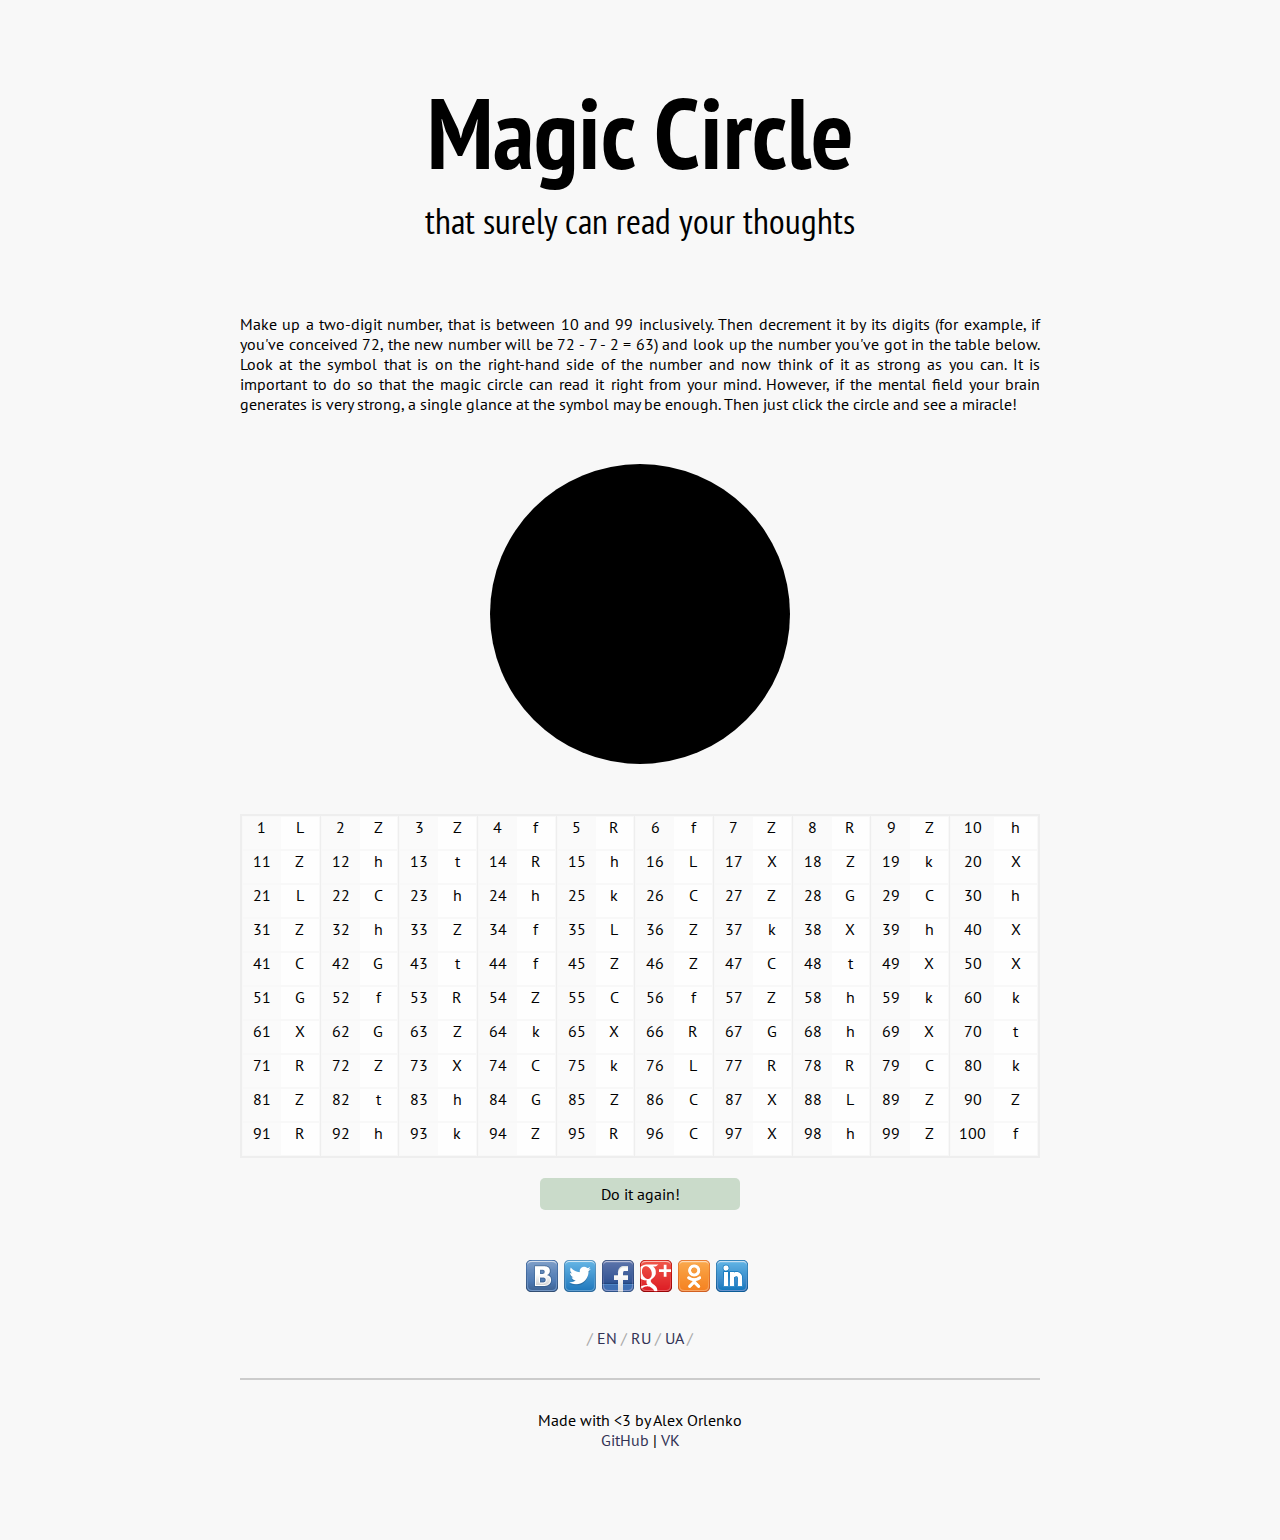
<file: index.html>
<!DOCTYPE html>
<html lang="en">
<head>
	<meta charset="UTF-8">
	<title>Magic Circle</title>
	<meta name="title" content="Magic Circle">
	<meta name="description" content="A magic circle that can read your thoughts">
	<meta name="keywords" content="magic, numbers, thoughts, miracle">
	<meta name="author" content="Alex Orlenko">
	<link rel="stylesheet" type="text/css" href="magic.css">
	<link href='http://fonts.googleapis.com/css?family=PT+Sans|PT+Sans+Narrow' rel='stylesheet' type='text/css'>
</head>
<body>
	<div id="content">
		<h1>Magic Circle</h1>
		<h2>that surely can read your thoughts</h2>
		<div id="help">
			<p>Make up a two-digit number, that is between 10 and 99 inclusively. Then decrement it by its digits (for example, if you've conceived 72, the new number will be 72 - 7 - 2 = 63) and look up the number you've got in the table below. Look at the symbol that is on the right-hand side of the number and now think of it as strong as you can. It is important to do so that the magic circle can read it right from your mind. However, if the mental field your brain generates is very strong, a single glance at the symbol may be enough. Then just click the circle and see a miracle!</p>
		</div>
		<div id="circle"></div>

		<div id="number-table"></div>

		<div id="again">Do it again!</div>

		<div id="share">
			<div class="share42init"></div>
			<script type="text/javascript" src="share42/share42.js"></script>
		</div>

		<div id="languages">
			<span class="gray">/</span> <a href="//aqrln.github.io/magic-circle/">EN</a> <span class="gray">/</span> <a href="//aqrln.github.io/magic-circle/ru/">RU</a> <span class="gray">/</span> <a href="//aqrln.github.io/magic-circle/ua/">UA</a> <span class="gray">/</span>
		</div>

		<hr>

		<footer>
			<p>Made with &lt;3 by Alex Orlenko<br>
			<a href="https://github.com/aqrln">GitHub</a> | <a href="https://vk.com/eaglexrlnk">VK</a></p>
			<iframe src="http://ghbtns.com/github-btn.html?user=aqrln&repo=magic-circle&type=watch&count=true" allowtransparency="true" frameborder="0" scrolling="0" width="80" height="20"></iframe>
			<iframe src="http://ghbtns.com/github-btn.html?user=aqrln&repo=magic-circle&type=fork&count=true" allowtransparency="true" frameborder="0" scrolling="0" width="80" height="20"></iframe>
			<iframe src="http://ghbtns.com/github-btn.html?user=aqrln&type=follow&count=true" allowtransparency="true" frameborder="0" scrolling="0" width="165" height="20"></iframe>
		</footer>

		<div id="flash"></div>
	</div>

	<script>window.magicLang = 'en';</script>
	<script src="magic.js"></script>

</body>
</html>
</file>
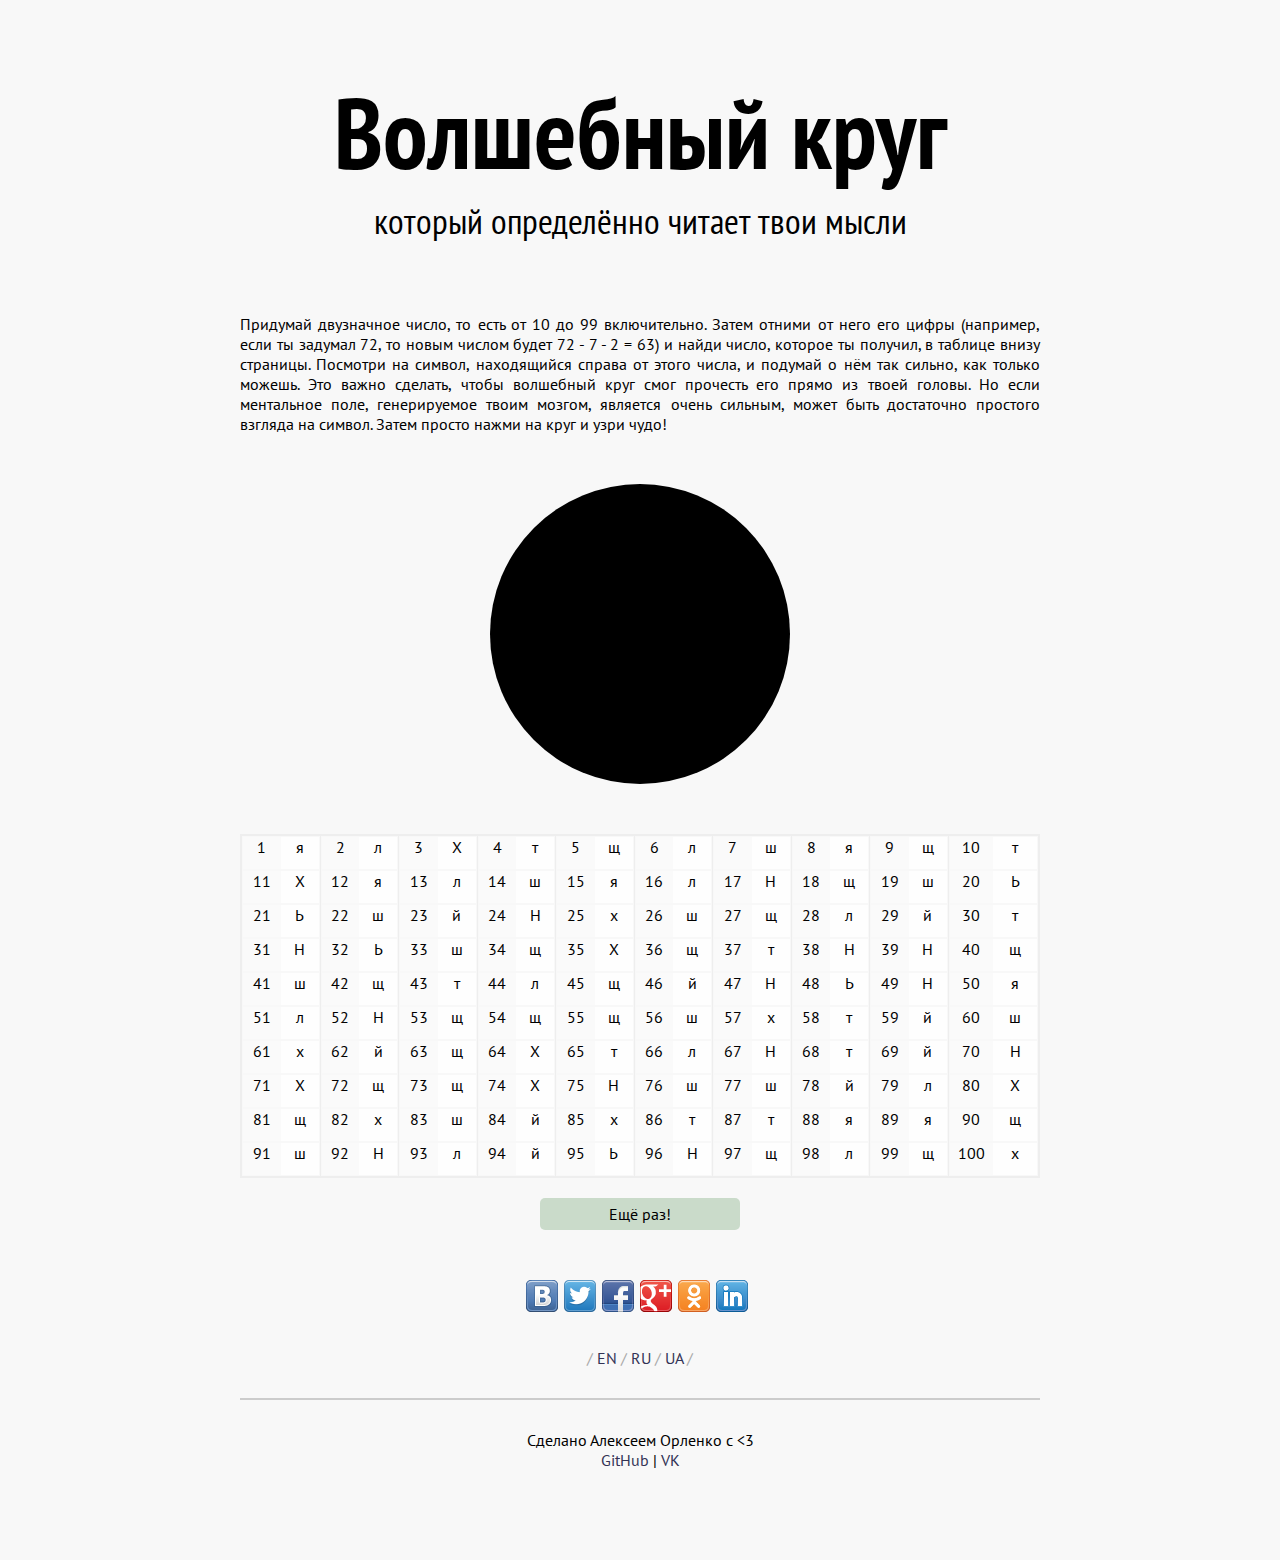
<file: ru/index.html>
<!DOCTYPE html>
<html lang="ru">
<head>
	<meta charset="UTF-8">
	<title>Волшебный круг</title>
	<meta name="title" content="Волшебный круг">
	<meta name="description" content="Волшебный круг, читающий ваши мысли">
	<meta name="keywords" content="магия, числа, чтение мыслей, чудо">
	<meta name="author" content="Alex Orlenko">
	<link rel="stylesheet" type="text/css" href="../magic.css">
	<link href='http://fonts.googleapis.com/css?family=PT+Sans|PT+Sans+Narrow&subset=latin,cyrillic' rel='stylesheet' type='text/css'>
</head>
<body>
	<div id="content">
		<h1>Волшебный круг</h1>
		<h2>который определённо читает твои мысли</h2>
		<div id="help">
		<p>Придумай двузначное число, то есть от 10 до 99 включительно. Затем отними от него его цифры (например, если ты задумал 72, то новым числом будет 72 - 7 - 2 = 63) и найди число, которое ты получил, в таблице внизу страницы. Посмотри на символ, находящийся справа от этого числа, и подумай о нём так сильно, как только можешь. Это важно сделать, чтобы волшебный круг смог прочесть его прямо из твоей головы. Но если ментальное поле, генерируемое твоим мозгом, является очень сильным, может быть достаточно простого взгляда на символ. Затем просто нажми на круг и узри чудо!</p>
		</div>
		<div id="circle"></div>

		<div id="number-table"></div>

		<div id="again">Ещё раз!</div>

		<div id="share">
			<div class="share42init"></div>
			<script type="text/javascript" src="../share42/share42.js"></script>
		</div>

		<div id="languages">
			<span class="gray">/</span> <a href="//aqrln.github.io/magic-circle/">EN</a> <span class="gray">/</span> <a href="//aqrln.github.io/magic-circle/ru/">RU</a> <span class="gray">/</span> <a href="//aqrln.github.io/magic-circle/ua/">UA</a> <span class="gray">/</span>
		</div>

		<hr>

		<footer>
			<p>Сделано Алексеем Орленко с &lt;3<br>
			<a href="https://github.com/aqrln">GitHub</a> | <a href="https://vk.com/eaglexrlnk">VK</a></p>
			<iframe src="http://ghbtns.com/github-btn.html?user=aqrln&repo=magic-circle&type=watch&count=true" allowtransparency="true" frameborder="0" scrolling="0" width="80" height="20"></iframe>
			<iframe src="http://ghbtns.com/github-btn.html?user=aqrln&repo=magic-circle&type=fork&count=true" allowtransparency="true" frameborder="0" scrolling="0" width="80" height="20"></iframe>
			<iframe src="http://ghbtns.com/github-btn.html?user=aqrln&type=follow&count=true" allowtransparency="true" frameborder="0" scrolling="0" width="165" height="20"></iframe>
		</footer>

		<div id="flash"></div>
	</div>

	<script>window.magicLang = 'ru';</script>
	<script src="../magic.js"></script>

</body>
</html>
</file>
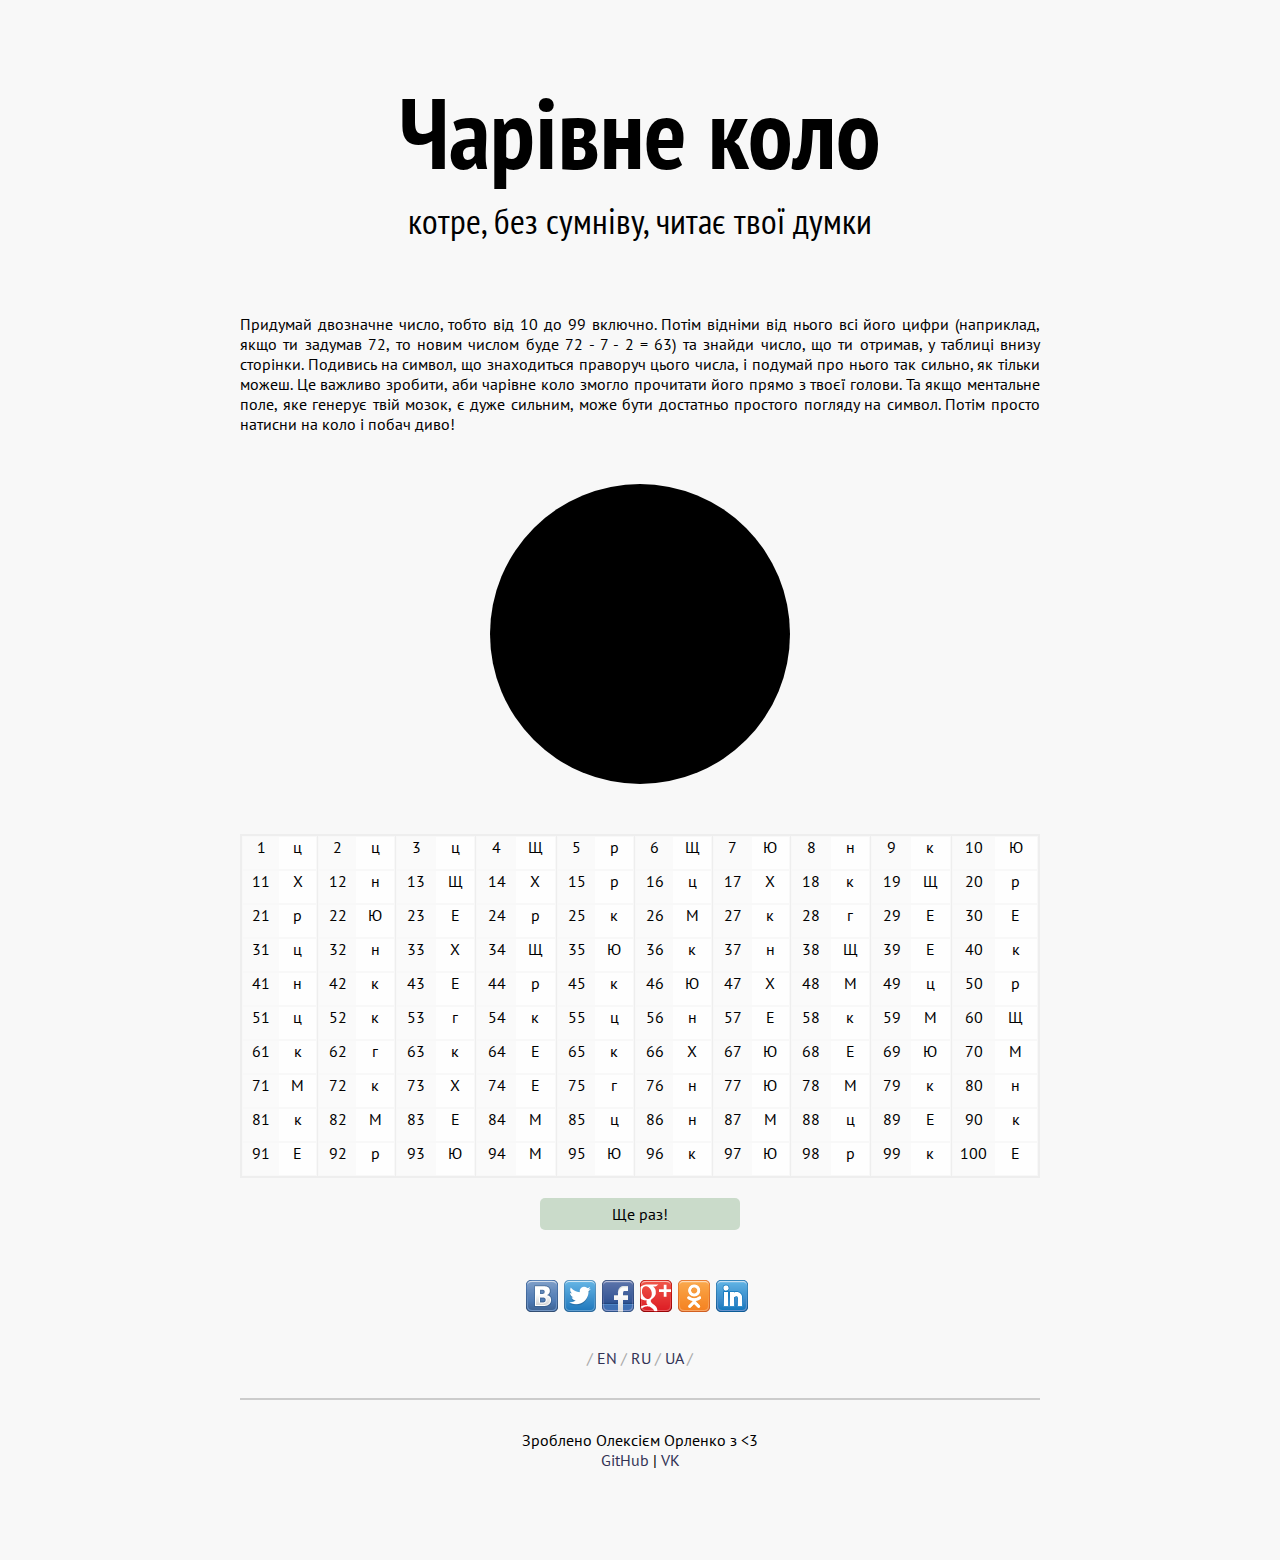
<file: ua/index.html>
<!DOCTYPE html>
<html lang="uk">
<head>
	<meta charset="UTF-8">
	<title>Чарівне коло</title>
	<meta name="title" content="Чарівне коло">
	<meta name="description" content="Чарівне коло, що читає ваші думки">
	<meta name="keywords" content="магія, числа, читання думок, диво">
	<meta name="author" content="Alex Orlenko">
	<link rel="stylesheet" type="text/css" href="../magic.css">
	<link href='http://fonts.googleapis.com/css?family=PT+Sans|PT+Sans+Narrow&subset=latin,cyrillic' rel='stylesheet' type='text/css'>
</head>
<body>
	<div id="content">
		<h1>Чарівне коло</h1>
		<h2>котре, без сумніву, читає твої думки</h2>
		<div id="help">
		<p>Придумай двозначне число, тобто від 10 до 99 включно. Потім відніми від нього всі його цифри (наприклад, якщо ти задумав 72, то новим числом буде 72 - 7 - 2 = 63) та знайди число, що ти отримав, у таблиці внизу сторінки. Подивись на символ, що знаходиться праворуч цього числа, і подумай про нього так сильно, як тільки можеш. Це важливо зробити, аби чарівне коло змогло прочитати його прямо з твоєї голови. Та якщо ментальне поле, яке генерує твій мозок, є дуже сильним, може бути достатньо простого погляду на символ. Потім просто натисни на коло і побач диво!</p>
		</div>
		<div id="circle"></div>

		<div id="number-table"></div>

		<div id="again">Ще раз!</div>

		<div id="share">
			<div class="share42init"></div>
			<script type="text/javascript" src="../share42/share42.js"></script>
		</div>

		<div id="languages">
			<span class="gray">/</span> <a href="//aqrln.github.io/magic-circle/">EN</a> <span class="gray">/</span> <a href="//aqrln.github.io/magic-circle/ru/">RU</a> <span class="gray">/</span> <a href="//aqrln.github.io/magic-circle/ua/">UA</a> <span class="gray">/</span>
		</div>

		<hr>

		<footer>
			<p>Зроблено Олексієм Орленко з &lt;3<br>
			<a href="https://github.com/aqrln">GitHub</a> | <a href="https://vk.com/eaglexrlnk">VK</a></p>
			<iframe src="http://ghbtns.com/github-btn.html?user=aqrln&repo=magic-circle&type=watch&count=true" allowtransparency="true" frameborder="0" scrolling="0" width="80" height="20"></iframe>
			<iframe src="http://ghbtns.com/github-btn.html?user=aqrln&repo=magic-circle&type=fork&count=true" allowtransparency="true" frameborder="0" scrolling="0" width="80" height="20"></iframe>
			<iframe src="http://ghbtns.com/github-btn.html?user=aqrln&type=follow&count=true" allowtransparency="true" frameborder="0" scrolling="0" width="165" height="20"></iframe>
		</footer>

		<div id="flash"></div>
	</div>

	<script>window.magicLang = 'ua';</script>
	<script src="../magic.js"></script>

</body>
</html>
</file>
<file: magic.css>
html, body {
	height: 100%;
}

body {
	background-color: #f8f8f8;
	font-family: 'PT Sans';
	font-size: 16px;
}

#content {
	width: 800px;
	margin: 0 auto;
}

h1 {
	font-size: 100px;
	margin-bottom: 0px;
}

h2 {
	margin: 0 auto 70px;
	font-weight: lighter;
	font-size: 36px;
}

h1, h2 {
	font-family: 'PT Sans Narrow';
	text-align: center;
}

#help {
	text-align: justify;
}

table {
	border: 2px solid #eee;
	border-left-width: 1px;
	border-spacing: 0px;
	width: 100%;
	margin-bottom: 20px;
}

td {
	height: 2em;
	vertical-align: middle;
	border-left: 1px solid #eee;
}

.table-entry-left {
	float: left;
	background-color: #fafafa;
}

.table-entry-right {
	float: right;
	background-color: #fefefe;
}

.table-entry-left, .table-entry-right {
	text-align: center;
	height: 100%;
	width: 50%;
}

#circle {
	width: 300px;
	height: 300px;
	border-radius: 150px;
	background-color: #000;
	text-align: center;
	line-height: 300px;
	color: white;
	font-size: 200px;
	margin: 50px auto;
	position: relative;
	left: 400px;
	margin-left: -150px;
}

#again {
	width: 200px;
	height: 32px;
	position: relative;
	left: 300px;
	background-color: #cadbca;
	border-radius: 5px;
	margin-bottom: 50px;
	text-align: center;
	line-height: 32px;
	cursor: pointer;
	-webkit-transition: 1s;
       -moz-transition: 1s;
         -o-transition: 1s;
            transition: 1s;
}

#again:hover {
	background-color: #daebda;
	-webkit-transition: 1s;
       -moz-transition: 1s;
         -o-transition: 1s;
            transition: 1s;
}

#flash {
	position: relative;
	width: 100%;
	height: 50px;
}

#share {
	position: relative;
	width: 228px;
	left: 400px;
	margin-left: -114px;
}

#languages {
	text-align: center;
	margin-top: 30px;
}

.gray {
	color: #aaa;
}

a {
	text-decoration: none;
	color: #335;
	-webkit-transition: 2s;
       -moz-transition: 2s;
         -o-transition: 2s;
            transition: 2s;
}

a:hover {
	color: #77a;
	-webkit-transition: 0.5s;
       -moz-transition: 0.5s;
         -o-transition: 0.5s;
            transition: 0.5s;
}

hr {
	border: 1px solid #ccc;
	margin: 30px auto;
}

footer {
	text-align: center;
}
</file>
